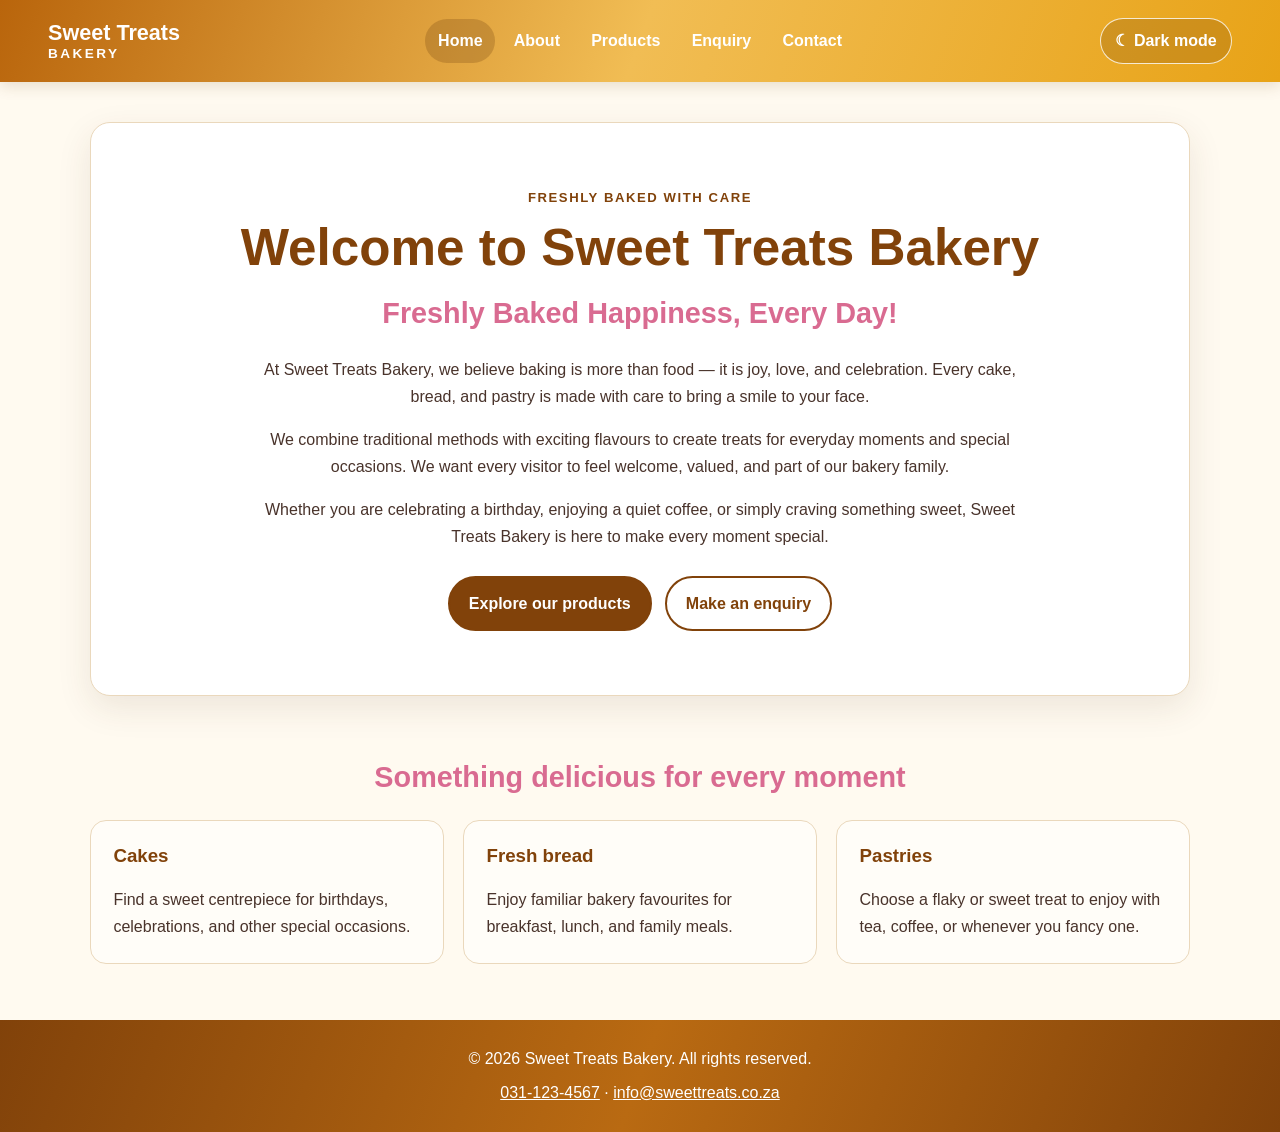
<file: index.html>
<!DOCTYPE html>
<html lang="en">
<head>
    <meta charset="UTF-8">
    <meta name="viewport" content="width=device-width, initial-scale=1.0">

    <title>Sweet Treats Bakery | Fresh Cakes, Bread &amp; Pastries</title>

    <meta name="description"
          content="Discover Sweet Treats Bakery, offering freshly baked cakes, bread and pastries made with care for everyday treats and special occasions.">

    <meta name="keywords"
          content="Sweet Treats Bakery, cakes, fresh bread, pastries, bakery, birthday cakes, baked goods, Durban bakery">

    <meta name="robots" content="index, follow">

    <link rel="stylesheet" href="index.css">
    <script src="index.js" defer></script>
</head>


<body>
    <a class="skip-link" href="#main-content">Skip to main content</a>

    <header class="site-header">
        <a class="brand" href="index.html">
            Sweet Treats <span>Bakery</span>
        </a>

        <nav class="site-nav" aria-label="Main navigation">
            <a href="index.html" aria-current="page">Home</a>
            <a href="about.html">About</a>
            <a href="service.html">Products</a>
            <a href="enquiry.html">Enquiry</a>
            <a href="contact.html">Contact</a>
        </nav>

<button class="theme-toggle" type="button"
        aria-label="Switch to dark mode"
        aria-pressed="false">
    <span class="theme-icon" aria-hidden="true">☾</span>
    <span class="theme-text">Dark mode</span>
</button>
    </header>

    <main id="main-content">
        <section class="hero">
            <p class="eyebrow">Freshly baked with care</p>

            <h1>Welcome to Sweet Treats Bakery</h1>

            <h2>Freshly Baked Happiness, Every Day!</h2>

            <p>
                At Sweet Treats Bakery, we believe baking is more than food —
                it is joy, love, and celebration. Every cake, bread, and pastry
                is made with care to bring a smile to your face.
            </p>

            <p>
                We combine traditional methods with exciting flavours to create
                treats for everyday moments and special occasions. We want every
                visitor to feel welcome, valued, and part of our bakery family.
            </p>

            <p>
                Whether you are celebrating a birthday, enjoying a quiet coffee,
                or simply craving something sweet, Sweet Treats Bakery is here
                to make every moment special.
            </p>

            <div class="hero-actions">
                <a class="button" href="service.html">Explore our products</a>
                <a class="button button-secondary" href="enquiry.html">
                    Make an enquiry
                </a>
            </div>
        </section>

        <section class="content-section">
            <h2>Something delicious for every moment</h2>

            <div class="card-grid">
                <article class="info-card">
                    <h3>Cakes</h3>
                    <p>
                        Find a sweet centrepiece for birthdays, celebrations,
                        and other special occasions.
                    </p>
                </article>

                <article class="info-card">
                    <h3>Fresh bread</h3>
                    <p>
                        Enjoy familiar bakery favourites for breakfast,
                        lunch, and family meals.
                    </p>
                </article>

                <article class="info-card">
                    <h3>Pastries</h3>
                    <p>
                        Choose a flaky or sweet treat to enjoy with tea,
                        coffee, or whenever you fancy one.
                    </p>
                </article>
            </div>
        </section>
    </main>

    <footer class="site-footer">
        <p>&copy; 2026 Sweet Treats Bakery. All rights reserved.</p>

        <address>
            <a href="tel:0311234567">031-123-4567</a>
            <span aria-hidden="true"> · </span>
            <a href="mailto:info@sweettreats.co.za">
                info@sweettreats.co.za
            </a>
        </address>
    </footer>
</body>
</html>
</file>
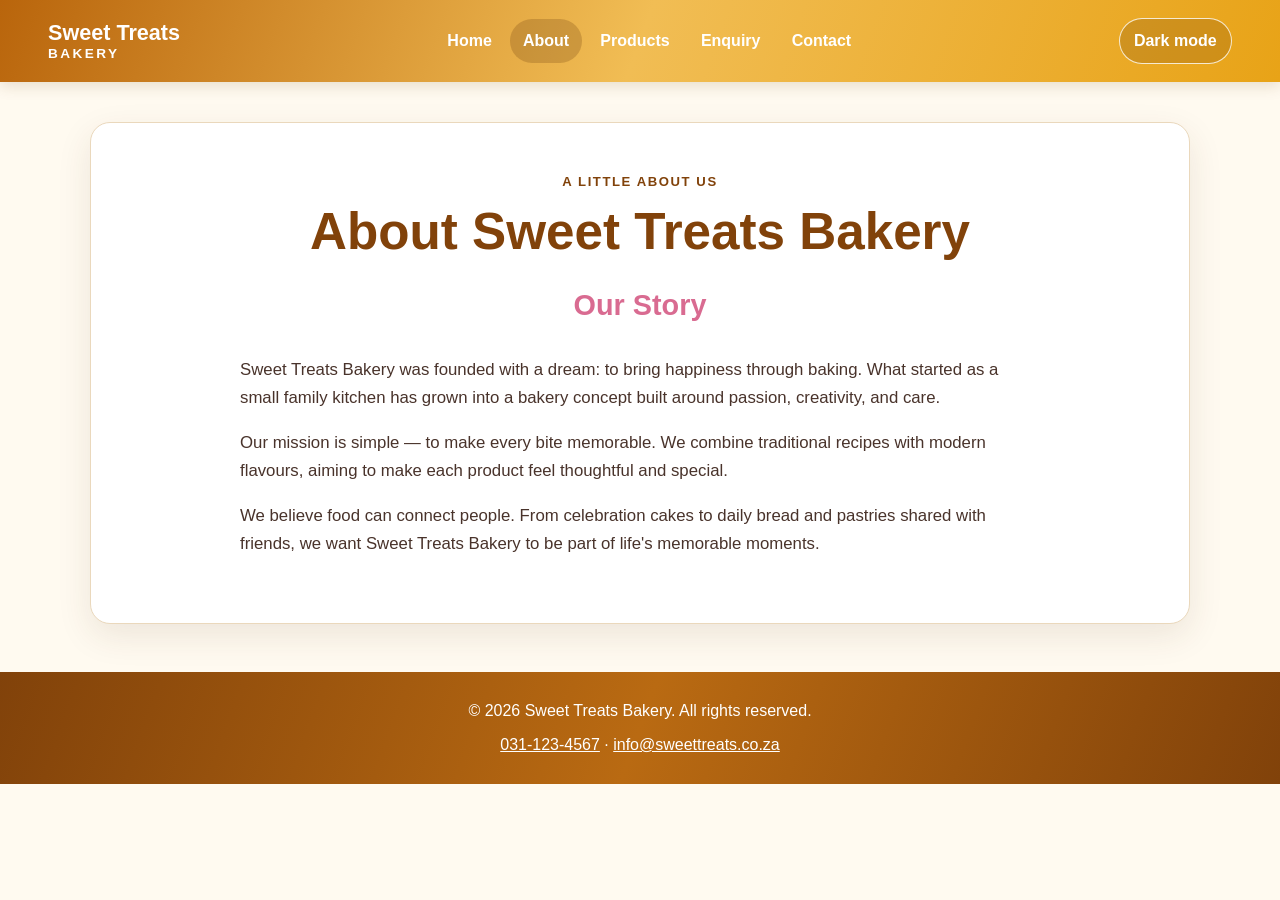
<file: about.html>
<!DOCTYPE html>
<html lang="en">
<head>
    <meta charset="UTF-8">
    <meta name="viewport" content="width=device-width, initial-scale=1.0">

    <title>About Us | Sweet Treats Bakery</title>

    <meta name="description"
          content="Learn about Sweet Treats Bakery, our love of baking, and our commitment to making everyday treats and special occasions memorable.">

    <meta name="keywords"
          content="about Sweet Treats Bakery, bakery story, baking passion, family bakery, traditional baking, fresh baked goods, Durban bakery">

    <meta name="robots" content="index, follow">

    <link rel="stylesheet" href="index.css">
    <script src="index.js" defer></script>
</head>
<body>
    <a class="skip-link" href="#main-content">Skip to main content</a>

    <header class="site-header">
        <a class="brand" href="index.html">
            Sweet Treats <span>Bakery</span>
        </a>

        <nav class="site-nav" aria-label="Main navigation">
            <a href="index.html">Home</a>
            <a href="about.html" aria-current="page">About</a>
            <a href="service.html">Products</a>
            <a href="enquiry.html">Enquiry</a>
            <a href="contact.html">Contact</a>
        </nav>

        <button class="theme-toggle" type="button"
                aria-label="Switch to dark mode"
                aria-pressed="false">
            Dark mode
        </button>
    </header>

    <main id="main-content" class="page-main">
        <section class="page-intro">
            <p class="eyebrow">A little about us</p>
            <h1>About Sweet Treats Bakery</h1>
            <h2>Our Story</h2>
        </section>

        <section class="prose">
            <p>
                Sweet Treats Bakery was founded with a dream: to bring happiness
                through baking. What started as a small family kitchen has grown
                into a bakery concept built around passion, creativity, and care.
            </p>

            <p>
                Our mission is simple — to make every bite memorable. We combine
                traditional recipes with modern flavours, aiming to make each
                product feel thoughtful and special.
            </p>

            <p>
                We believe food can connect people. From celebration cakes to
                daily bread and pastries shared with friends, we want Sweet
                Treats Bakery to be part of life's memorable moments.
            </p>
        </section>
    </main>

    <footer class="site-footer">
        <p>&copy; 2026 Sweet Treats Bakery. All rights reserved.</p>

        <address>
            <a href="tel:0311234567">031-123-4567</a>
            <span aria-hidden="true"> · </span>
            <a href="mailto:info@sweettreats.co.za">info@sweettreats.co.za</a>
        </address>
    </footer>
</body>
</html>
</file>
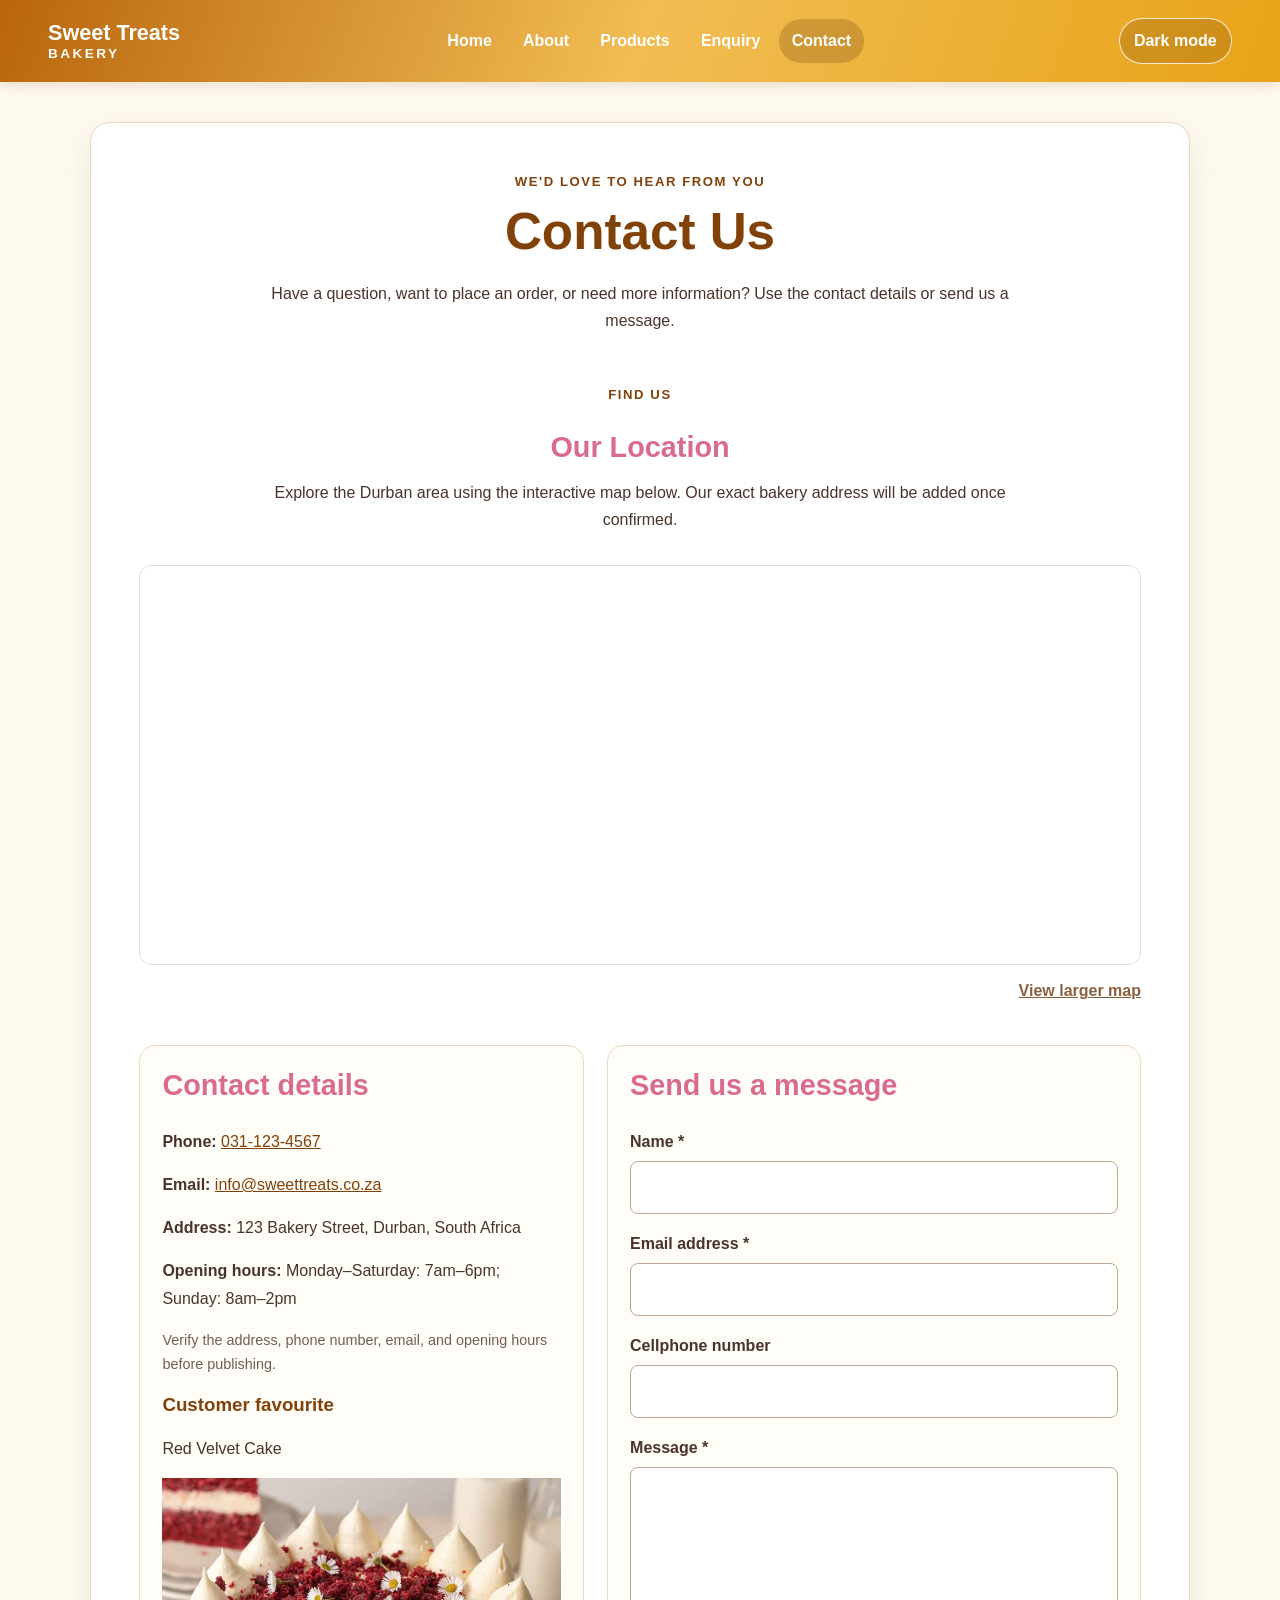
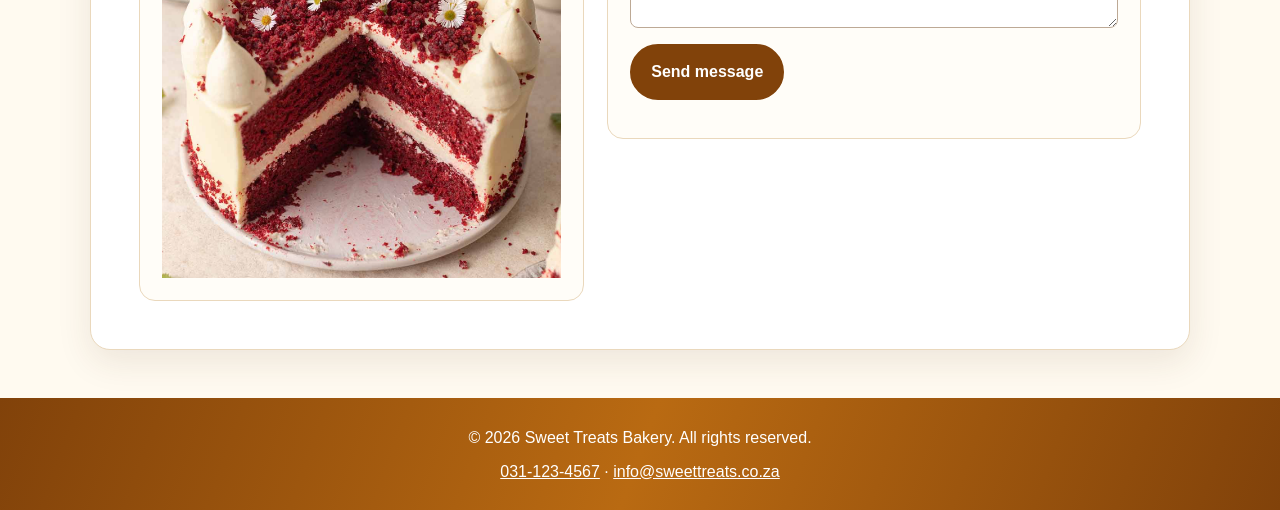
<file: contact.html>
<!DOCTYPE html>
<html lang="en">
<head>
    <meta charset="UTF-8">
    <meta name="viewport" content="width=device-width, initial-scale=1.0">

    <title>Contact Us | Sweet Treats Bakery</title>

    <meta name="description"
          content="Contact Sweet Treats Bakery by phone, email, or through the website contact form.">

    <meta name="keywords"
          content="contact Sweet Treats Bakery, bakery contact details, bakery phone number, bakery email, bakery location, Durban bakery">

    <meta name="robots" content="index, follow">

    <link rel="stylesheet" href="index.css">
    <script src="index.js" defer></script>
</head>
<body>
    <a class="skip-link" href="#main-content">Skip to main content</a>

    <header class="site-header">
        <a class="brand" href="index.html">
            Sweet Treats <span>Bakery</span>
        </a>

        <nav class="site-nav" aria-label="Main navigation">
            <a href="index.html">Home</a>
            <a href="about.html">About</a>
            <a href="service.html">Products</a>
            <a href="enquiry.html">Enquiry</a>
            <a href="contact.html" aria-current="page">Contact</a>
        </nav>

        <button class="theme-toggle" type="button"
                aria-label="Switch to dark mode"
                aria-pressed="false">
            Dark mode
        </button>
    </header>

    <main id="main-content" class="page-main">
        <section class="page-intro">
            <p class="eyebrow">We'd love to hear from you</p>
            <h1>Contact Us</h1>
            <p>
                Have a question, want to place an order, or need more
                information? Use the contact details or send us a message.
            </p>
        </section>

        <section class="map-section">
            <div class="page-intro">
                <p class="eyebrow">Find us</p>
                <h2>Our Location</h2>
                <p>
                    Explore the Durban area using the interactive map below.
                    Our exact bakery address will be added once confirmed.
                </p>
            </div>

            <div class="map-container">
                <iframe
                    src="https://www.openstreetmap.org/export/embed.html?bbox=30.9900%2C-29.8800%2C31.0500%2C-29.8300&layer=mapnik"
                    title="Interactive map showing the Durban area"
                    loading="lazy"
                    allowfullscreen>
                </iframe>
            </div>

            <p class="map-link">
                <a
                    href="https://www.openstreetmap.org/#map=14/-29.855/31.020"
                    target="_blank"
                    rel="noopener noreferrer">
                    View larger map
                </a>
            </p>
        </section>

        <section class="contact-layout">
            <div class="info-card">
                <h2>Contact details</h2>

                <p>
                    <strong>Phone:</strong>
                    <a href="tel:0311234567">031-123-4567</a>
                </p>

                <p>
                    <strong>Email:</strong>
                    <a href="mailto:info@sweettreats.co.za">
                        info@sweettreats.co.za
                    </a>
                </p>

                <p>
                    <strong>Address:</strong>
                    123 Bakery Street, Durban, South Africa
                </p>

                <p>
                    <strong>Opening hours:</strong>
                    Monday–Saturday: 7am–6pm;
                    Sunday: 8am–2pm
                </p>

                <p class="form-note">
                    Verify the address, phone number, email, and opening
                    hours before publishing.
                </p>

                <h3>Customer favourite</h3>
                <p>Red Velvet Cake</p>

                <img
                class="contact-feature-image"
                src="assets/red-velvet-cake.png"
                alt="Red velvet cake"
                width="600"
                height="400">
                </div>

                <form
                class="contact-form"
                action="https://formspree.io/f/mwllwwlk"
                method="POST"
                >
                <h2>Send us a message</h2>

                <div class="form-field">
                    <label for="contact-name">Name *</label>
                    <input id="contact-name" name="name" type="text"
                           autocomplete="name" required>
                </div>

                <div class="form-field">
                    <label for="contact-email">Email address *</label>
                    <input id="contact-email" name="email" type="email"
                           autocomplete="email" required>
                </div>

                <div class="form-field">
                    <label for="contact-phone">Cellphone number</label>
                    <input
                        id="contact-phone"
                        name="phone"
                        type="tel"
                        autocomplete="tel"
                        pattern="[0-9]{10}"
                        minlength="10"
                        maxlength="10"
                        inputmode="numeric"
                        title="Please enter exactly 10 digits."
                    >
                </div>

                <div class="form-field">
                    <label for="message">Message *</label>
                    <textarea id="message" name="message" rows="5"
                              required></textarea>
                </div>

                <button class="button" type="submit">Send message</button>

                <p class="form-status" aria-live="polite"></p>
            </form>
        </section>
    </main>

    <footer class="site-footer">
        <p>&copy; 2026 Sweet Treats Bakery. All rights reserved.</p>

        <address>
            <a href="tel:0311234567">031-123-4567</a>
            <span aria-hidden="true"> · </span>
            <a href="mailto:info@sweettreats.co.za">info@sweettreats.co.za</a>
        </address>
    </footer>
</body>
</html>
</file>
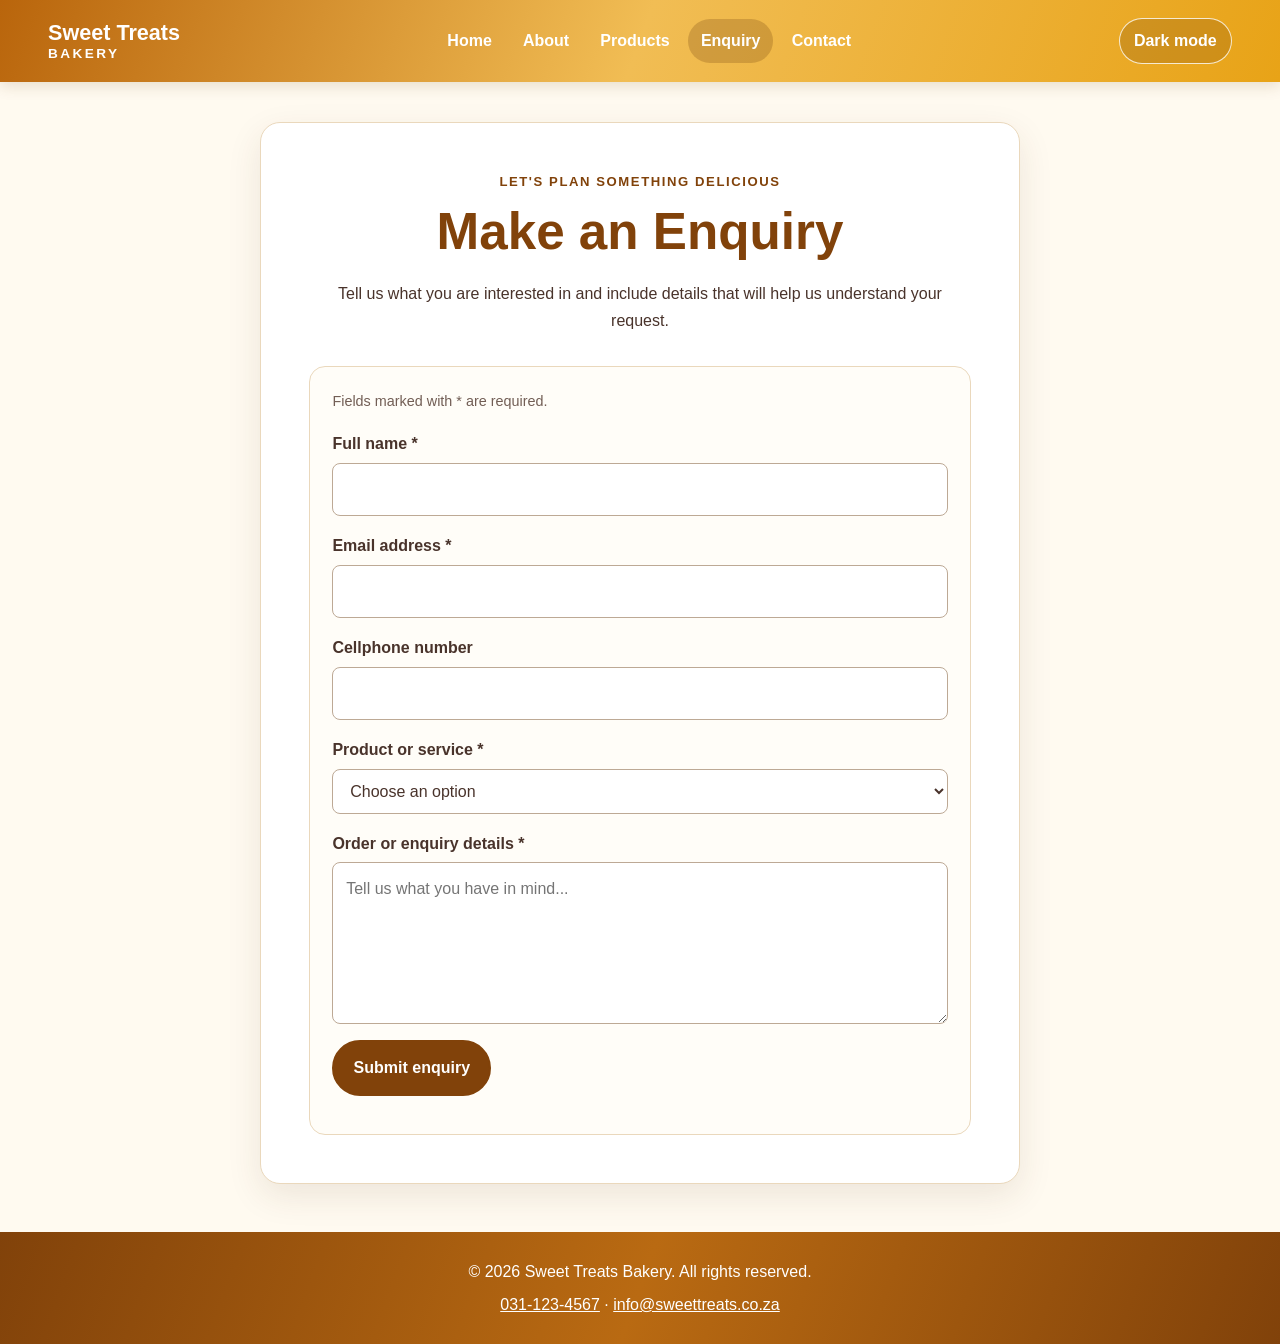
<file: enquiry.html>
<!DOCTYPE html>
<html lang="en">
<head>
    <meta charset="UTF-8">
    <meta name="viewport" content="width=device-width, initial-scale=1.0">

    <title>Make an Enquiry | Sweet Treats Bakery</title>

    <meta name="description"
          content="Send Sweet Treats Bakery an enquiry about cakes, bread, pastries, or a special order.">

    <meta name="keywords"
          content="bakery enquiry, cake orders, birthday cake enquiry, bread orders, pastry orders, special bakery orders, Durban bakery">

    <meta name="robots" content="index, follow">

    <link rel="stylesheet" href="index.css">
    <script src="index.js" defer></script>
</head>
<body>
    <a class="skip-link" href="#main-content">Skip to main content</a>

    <header class="site-header">
        <a class="brand" href="index.html">
            Sweet Treats <span>Bakery</span>
        </a>

        <nav class="site-nav" aria-label="Main navigation">
            <a href="index.html">Home</a>
            <a href="about.html">About</a>
            <a href="service.html">Products</a>
            <a href="enquiry.html" aria-current="page">Enquiry</a>
            <a href="contact.html">Contact</a>
        </nav>

        <button class="theme-toggle" type="button"
                aria-label="Switch to dark mode"
                aria-pressed="false">
            Dark mode
        </button>
    </header>

    <main id="main-content" class="page-main narrow-main">
        <section class="page-intro">
            <p class="eyebrow">Let's plan something delicious</p>
            <h1>Make an Enquiry</h1>
            <p>
                Tell us what you are interested in and include details
                that will help us understand your request.
            </p>
        </section>

        <form
            class="contact-form"
            action="https://formspree.io/f/xkjjppon"
            method="POST"
        >
            <p class="form-note">Fields marked with * are required.</p>

            <div class="form-field">
                <label for="fullname">Full name *</label>
                <input id="fullname" name="fullname" type="text"
                       autocomplete="name" required>
            </div>

            <div class="form-field">
                <label for="email">Email address *</label>
                <input id="email" name="email" type="email"
                       autocomplete="email" required>
            </div>

            <div class="form-field">
                <label for="phone">Cellphone number</label>
                <input
                    id="phone"
                    name="phone"
                    type="tel"
                    autocomplete="tel"
                    pattern="[0-9]{10}"
                    minlength="10"
                    maxlength="10"
                    inputmode="numeric"
                    title="Please enter exactly 10 digits."
                >
            </div>

            <div class="form-field">
                <label for="product">Product or service *</label>
                <select id="product" name="product" required>
                    <option value="">Choose an option</option>
                    <option value="cakes">Cakes</option>
                    <option value="bread">Bread</option>
                    <option value="pastries">Pastries</option>
                    <option value="other">Other / not sure yet</option>
                </select>
            </div>

            <div class="form-field">
                <label for="details">Order or enquiry details *</label>
                <textarea id="details" name="details" rows="5"
                          placeholder="Tell us what you have in mind..."
                          required></textarea>
            </div>

            <button class="button" type="submit">Submit enquiry</button>

            <p class="form-status" aria-live="polite"></p>
        </form>
    </main>

    <footer class="site-footer">
        <p>&copy; 2026 Sweet Treats Bakery. All rights reserved.</p>

        <address>
            <a href="tel:0311234567">031-123-4567</a>
            <span aria-hidden="true"> · </span>
            <a href="mailto:info@sweettreats.co.za">info@sweettreats.co.za</a>
        </address>
    </footer>
</body>
</html>
</file>
<file: index.css>
:root {
    --cream: #fffaf0;
    --paper: #ffffff;
    --ink: #49332b;
    --muted: #725e55;
    --gold: #b96a12;
    --gold-dark: #81420a;
    --gold-pale: #f7e3bb;
    --pink: #d96b91;
    --blue-pale: #e8f3f7;
    --border: #ead8bc;
    --shadow: 0 12px 34px rgba(77, 49, 25, 0.10);
}

/* Apply predictable sizing to all elements */
* {
    box-sizing: border-box;
}

html {
    scroll-behavior: smooth;
}

body {
    margin: 0;
    font-family: Arial, Helvetica, sans-serif;
    background: var(--cream);
    color: var(--ink);
    line-height: 1.7;
}

a {
    color: var(--gold-dark);
}

/* Keyboard accessibility */
a:focus-visible,
button:focus-visible,
input:focus-visible,
select:focus-visible,
textarea:focus-visible {
    outline: 3px solid #276678;
    outline-offset: 3px;
}

.skip-link {
    position: absolute;
    top: -100px;
    left: 1rem;
    z-index: 10;
    padding: 0.6rem 1rem;
    background: var(--paper);
    border: 2px solid var(--gold);
    border-radius: 0.5rem;
}

.skip-link:focus {
    top: 1rem;
}

/* Header and brand */
.site-header {
    padding: 1.1rem clamp(1rem, 4vw, 3rem);
    background: linear-gradient(
        110deg,
        #b9650c,
        #f1bd54,
        #e8a317
    );
    box-shadow: 0 4px 14px rgba(115, 69, 12, 0.16);

    display: flex;
    align-items: center;
    justify-content: space-between;
    gap: 1.2rem;
    flex-wrap: wrap;
}

.brand {
    color: #ffffff;
    font-size: 1.35rem;
    font-weight: 800;
    line-height: 1.2;
    text-decoration: none;
}

.brand span {
    display: block;
    font-size: 0.85rem;
    letter-spacing: 0.18em;
    text-transform: uppercase;
}

/* Navigation */
.site-nav {
    display: flex;
    flex-wrap: wrap;
    gap: 0.35rem;
}

.site-nav a {
    color: #ffffff;
    font-weight: 700;
    text-decoration: none;
    padding: 0.55rem 0.8rem;
    border-radius: 999px;
    transition: background-color 0.2s ease,
                transform 0.2s ease;
}

.site-nav a:hover,
.site-nav a[aria-current="page"] {
    background: rgba(92, 47, 8, 0.22);
}

.site-nav a:hover {
    transform: translateY(-1px);
}

/* Main layout */
main {
    width: min(1100px, calc(100% - 2rem));
    margin: 2.5rem auto;
}

.hero,
.page-main {
    background: var(--paper);
    border: 1px solid var(--border);
    border-radius: 1.25rem;
    box-shadow: var(--shadow);
}

.hero {
    padding: clamp(1.5rem, 5vw, 4rem);
    text-align: center;
}

.page-main {
    padding: clamp(1.25rem, 4vw, 3rem);
}

.narrow-main {
    max-width: 760px;
}

/* Headings and text */
.eyebrow {
    margin: 0 0 0.4rem;
    color: var(--gold-dark);
    font-size: 0.82rem;
    font-weight: 800;
    letter-spacing: 0.12em;
    text-transform: uppercase;
}

h1,
h2,
h3 {
    line-height: 1.25;
}

h1 {
    margin: 0.2rem 0 1rem;
    color: var(--gold-dark);
    font-size: clamp(2rem, 5vw, 3.2rem);
}

h2 {
    color: var(--pink);
    font-size: clamp(1.35rem, 3vw, 1.8rem);
}

h3 {
    color: var(--gold-dark);
}

p {
    margin: 0 0 1rem;
}

.hero h2 {
    margin-top: 0;
}

.hero > p:not(.eyebrow) {
    max-width: 760px;
    margin-inline: auto;
}

/* Buttons */
.hero-actions {
    display: flex;
    justify-content: center;
    flex-wrap: wrap;
    gap: 0.8rem;
    margin-top: 1.6rem;
}

.button {
    display: inline-block;
    border: 2px solid var(--gold-dark);
    border-radius: 999px;
    padding: 0.75rem 1.2rem;
    background: var(--gold-dark);
    color: #ffffff;
    font: inherit;
    font-weight: 700;
    text-decoration: none;
    cursor: pointer;
}

.button:hover {
    background: #5f2f05;
    border-color: #5f2f05;
}

.button-secondary {
    background: transparent;
    color: var(--gold-dark);
}

.button-secondary:hover {
    color: #ffffff;
}

/* Homepage cards */
.content-section {
    padding: 2.5rem 0 0.5rem;
}

.content-section > h2,
.page-intro {
    text-align: center;
}

.card-grid,
.product-grid {
    display: grid;
    grid-template-columns: repeat(3, minmax(0, 1fr));
    gap: 1.2rem;
    margin-top: 1.5rem;
}

.info-card,
.product-card {
    background: #fffdf8;
    border: 1px solid var(--border);
    border-radius: 1rem;
    overflow: hidden;
}

.info-card {
    padding: 1.4rem;
}

.info-card h2,
.info-card h3 {
    margin-top: 0;
}

.info-card p:last-child,
.product-copy p:last-child {
    margin-bottom: 0;
}

/* Page introductions */
.page-intro {
    max-width: 760px;
    margin: 0 auto 2rem;
}

.page-intro h2 {
    margin-bottom: 0.8rem;
}

.prose {
    max-width: 800px;
    margin: 0 auto;
}

.prose p {
    font-size: 1.05rem;
}

/* Product cards and images */
.product-card {
    display: flex;
    flex-direction: column;
}

.product-card img,
.contact-feature-image {
    display: block;
    width: 100%;
    aspect-ratio: 3 / 2;
    object-fit: cover;
    background: var(--gold-pale);
}

.product-copy {
    padding: 1.25rem;
}

.product-copy h2 {
    margin-top: 0;
}

.text-link {
    display: inline-block;
    margin-top: 0.4rem;
    font-weight: 700;
}

/* Information notice */
.notice {
    margin-top: 1.5rem;
    padding: 1rem 1.1rem;
    background: var(--blue-pale);
    border-left: 4px solid #76aebe;
    border-radius: 0.4rem;
    color: #284852;
}

/* Forms and contact details */
.contact-layout {
    display: grid;
    grid-template-columns: minmax(0, 1fr) minmax(0, 1.2fr);
    gap: 1.4rem;
    align-items: start;
}

.contact-form {
    padding: 1.4rem;
    background: #fffdf8;
    border: 1px solid var(--border);
    border-radius: 1rem;
}

.contact-form h2 {
    margin-top: 0;
}

.form-field {
    display: grid;
    gap: 0.35rem;
    margin-bottom: 1rem;
}

.form-field label {
    font-weight: 700;
}

input,
select,
textarea {
    width: 100%;
    padding: 0.75rem 0.8rem;
    border: 1px solid #bda995;
    border-radius: 0.5rem;
    background: #ffffff;
    color: var(--ink);
    font: inherit;
}

textarea {
    resize: vertical;
}

.form-note {
    color: var(--muted);
    font-size: 0.9rem;
}

.form-status {
    margin: 1rem 0 0;
    font-weight: 700;
}

/* Footer */
.site-footer {
    margin-top: 3rem;
    padding: 1.6rem 1rem;
    text-align: center;
    color: #ffffff;
    background: linear-gradient(
        110deg,
        #81420a,
        #b96a12,
        #81420a
    );
}

.site-footer p {
    margin-bottom: 0.4rem;
}

.site-footer address {
    font-style: normal;
}

.site-footer a {
    color: #ffffff;
}

/* Responsive design for smaller screens */
@media (max-width: 760px) {
    .site-header {
        justify-content: center;
        text-align: center;
    }

    .site-nav {
        justify-content: center;
    }

    .card-grid,
    .product-grid,
    .contact-layout {
        grid-template-columns: 1fr;
    }

    main {
        margin: 1.25rem auto;
        width: calc(100% - 1rem);
    }
}

/* Respect users who prefer reduced motion */
@media (prefers-reduced-motion: reduce) {
    html {
        scroll-behavior: auto;
    }

    *,
    *::before,
    *::after {
        transition-duration: 0.01ms !important;
    }
}

/* Interactive map */

.map-section {
    margin-top: 50px;
    margin-bottom: 40px;
}

.map-container {
    width: 100%;
    height: 400px;
    overflow: hidden;
    border-radius: 12px;
    border: 1px solid #ddd;
}

.map-container iframe {
    width: 100%;
    height: 100%;
    border: 0;
}

.map-link {
    margin-top: 12px;
    text-align: right;
}

.map-link a {
    color: #8b5e3c;
    font-weight: 600;
}

@media (max-width: 600px) {
    .map-container {
        height: 300px;
    }
}


/* Product image lightbox */
.lightbox-trigger {
    display: block;
    width: 100%;
    padding: 0;
    border: none;
    background: none;
    cursor: zoom-in;
}

.lightbox-trigger img {
    display: block;
    width: 100%;
    height: auto;
    border-radius: 10px;
    transition: transform 0.3s ease;
}

.lightbox-trigger:hover img {
    transform: scale(1.03);
}

.lightbox {
    display: none;
    position: fixed;
    inset: 0;
    z-index: 1000;
    background: rgba(0, 0, 0, 0.9);
    justify-content: center;
    align-items: center;
    padding: 30px;
}

.lightbox.active {
    display: flex;
}

.lightbox-image {
    display: block;
    max-width: 90%;
    max-height: 85vh;
    object-fit: contain;
    border-radius: 8px;
}

.lightbox-close {
    position: absolute;
    top: 20px;
    right: 30px;
    border: none;
    background: transparent;
    color: white;
    font-size: 40px;
    cursor: pointer;
}

@media (max-width: 600px) {
    .lightbox {
        padding: 15px;
    }

    .lightbox-image {
        max-width: 100%;
        max-height: 75vh;
    }

    .lightbox-close {
        top: 10px;
        right: 15px;
        font-size: 35px;
    }
}


/* Product search */
.product-search {
    max-width: 600px;
    margin: 30px auto;
    padding: 0 15px;
}

.product-search label {
    display: block;
    margin-bottom: 8px;
    font-weight: 600;
}

.product-search input {
    width: 100%;
    padding: 12px 15px;
    border: 1px solid #ccc;
    border-radius: 8px;
    font-size: 16px;
    outline: none;
    transition: border-color 0.3s ease;
}

.product-search input:focus {
    border-color: #8b5e3c;
    box-shadow: 0 0 0 3px rgba(139, 94, 60, 0.15);
}

#search-message {
    margin-top: 10px;
    font-size: 14px;
    color: #666;
    min-height: 20px;
}


/* Dark mode toggle and theme */
.theme-toggle {
    border: 1px solid rgba(255, 255, 255, 0.8);
    border-radius: 999px;
    padding: 0.55rem 0.9rem;
    background: rgba(92, 47, 8, 0.18);
    color: #ffffff;
    font: inherit;
    font-weight: 700;
    cursor: pointer;
}

.theme-toggle:hover {
    background: rgba(92, 47, 8, 0.35);
}

body.dark-mode {
    --cream: #191714;
    --paper: #26221e;
    --ink: #f4e9dc;
    --muted: #c6b5a5;
    --gold: #e0a04b;
    --gold-dark: #f0b45e;
    --gold-pale: #493721;
    --pink: #f09ab5;
    --blue-pale: #263c43;
    --border: #514337;
    --shadow: 0 12px 34px rgba(0, 0, 0, 0.3);
}

body.dark-mode .info-card,
body.dark-mode .product-card,
body.dark-mode .contact-form {
    background: #302a24;
    border-color: var(--border);
}

body.dark-mode input,
body.dark-mode select,
body.dark-mode textarea {
    background: #211e1a;
    color: var(--ink);
    border-color: #756657;
}

body.dark-mode .notice {
    color: #d8edf2;
}

body.dark-mode .map-link a {
    color: #f0b45e;
}

@media (max-width: 760px) {
    .theme-toggle {
        margin-inline: auto;
    }
}
/* Hide product cards that do not match the search */
.product-card[hidden] {
    display: none !important;
}

.product-card[hidden] {
    display: none !important;
}
</file>
